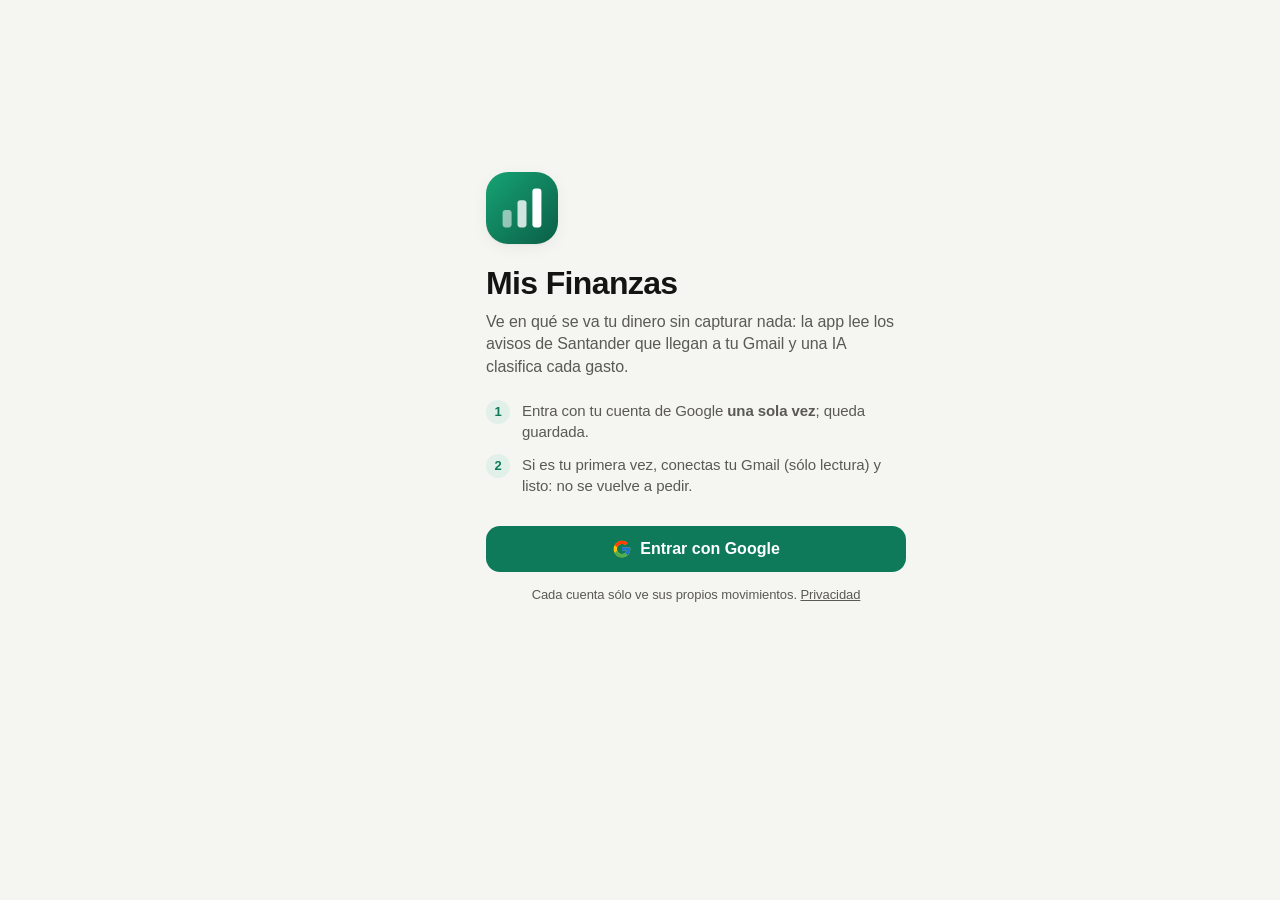
<file: docs/index.html>
<!doctype html>
<html lang="es">
<head>
<meta charset="utf-8">
<meta name="viewport" content="width=device-width, initial-scale=1, viewport-fit=cover">
<title>Mis Finanzas</title>
<meta name="description" content="Tus gastos de Santander, ordenados y claros. Uso personal.">
<meta name="robots" content="noindex, nofollow">
<meta name="referrer" content="no-referrer">
<meta http-equiv="Content-Security-Policy" content="default-src 'self'; script-src 'self'; style-src 'self' 'unsafe-inline'; img-src 'self' data:; connect-src 'self' https://otxgrrczeznexxobamtv.supabase.co; manifest-src 'self'; worker-src 'self'; base-uri 'none'; form-action 'none'">
<meta name="theme-color" content="#f6f6f3" media="(prefers-color-scheme: light)">
<meta name="theme-color" content="#0e0f10" media="(prefers-color-scheme: dark)">
<meta name="apple-mobile-web-app-capable" content="yes">
<meta name="mobile-web-app-capable" content="yes">
<meta name="apple-mobile-web-app-status-bar-style" content="default">
<meta name="apple-mobile-web-app-title" content="Finanzas">
<link rel="manifest" href="manifest.webmanifest">
<link rel="icon" href="icono.svg" type="image/svg+xml">
<link rel="apple-touch-icon" href="icono-180.png">
<link rel="stylesheet" href="app.css?v=9">
</head>
<body>
<svg width="0" height="0" style="position:absolute" aria-hidden="true">
  <defs>
    <symbol id="i-home" viewBox="0 0 24 24"><path d="M3 10.5 12 3l9 7.5"/><path d="M5 9v11h14V9"/><path d="M10 20v-6h4v6"/></symbol>
    <symbol id="i-lista" viewBox="0 0 24 24"><path d="M9 6h12M9 12h12M9 18h12"/><path d="M4 6h.01M4 12h.01M4 18h.01"/></symbol>
    <symbol id="i-grafica" viewBox="0 0 24 24"><path d="M3 3v18h18"/><path d="M8 17v-4M13 17V8M18 17v-7"/></symbol>
    <symbol id="i-ajustes" viewBox="0 0 24 24"><path d="M4 6h9M17 6h3M4 12h3M11 12h9M4 18h11M19 18h1"/><circle cx="15" cy="6" r="2"/><circle cx="9" cy="12" r="2"/><circle cx="17" cy="18" r="2"/></symbol>
    <symbol id="i-buscar" viewBox="0 0 24 24"><circle cx="11" cy="11" r="7"/><path d="m20 20-3.5-3.5"/></symbol>
    <symbol id="i-mas" viewBox="0 0 24 24"><path d="M12 5v14M5 12h14"/></symbol>
    <symbol id="i-x" viewBox="0 0 24 24"><path d="M18 6 6 18M6 6l12 12"/></symbol>
    <symbol id="i-izq" viewBox="0 0 24 24"><path d="m15 18-6-6 6-6"/></symbol>
    <symbol id="i-der" viewBox="0 0 24 24"><path d="m9 18 6-6-6-6"/></symbol>
    <symbol id="i-abajo" viewBox="0 0 24 24"><path d="m6 9 6 6 6-6"/></symbol>
    <symbol id="i-actualizar" viewBox="0 0 24 24"><path d="M21 12a9 9 0 0 1-15.4 6.4L3 16"/><path d="M3 21v-5h5"/><path d="M3 12a9 9 0 0 1 15.4-6.4L21 8"/><path d="M21 3v5h-5"/></symbol>
    <symbol id="i-candado" viewBox="0 0 24 24"><rect x="4" y="11" width="16" height="10" rx="2"/><path d="M8 11V7a4 4 0 0 1 8 0v4"/></symbol>
    <symbol id="i-qr" viewBox="0 0 24 24"><rect x="3" y="3" width="7" height="7" rx="1"/><rect x="14" y="3" width="7" height="7" rx="1"/><rect x="3" y="14" width="7" height="7" rx="1"/><path d="M14 14h3v3h-3zM21 14v.01M14 21h.01M17 21h4v-4"/></symbol>
    <symbol id="i-descargar" viewBox="0 0 24 24"><path d="M12 3v12"/><path d="m7 10 5 5 5-5"/><path d="M5 21h14"/></symbol>
    <symbol id="i-check" viewBox="0 0 24 24"><path d="M20 6 9 17l-5-5"/></symbol>
    <symbol id="i-tarjeta" viewBox="0 0 24 24"><rect x="2" y="5" width="20" height="14" rx="2"/><path d="M2 10h20M6 15h4"/></symbol>
    <symbol id="i-calendario" viewBox="0 0 24 24"><rect x="3" y="4" width="18" height="17" rx="2"/><path d="M16 2v4M8 2v4M3 10h18"/></symbol>
    <symbol id="i-chispa" viewBox="0 0 24 24"><path d="M12 3l1.9 5.1L19 10l-5.1 1.9L12 17l-1.9-5.1L5 10l5.1-1.9z"/><path d="M19 15v4M17 17h4"/></symbol>
    <symbol id="i-ojo-no" viewBox="0 0 24 24"><path d="M10.7 5.1A10 10 0 0 1 12 5c5 0 9 4.5 10 7a12.6 12.6 0 0 1-2.6 3.6M6.6 6.6C4.4 8 2.8 10.1 2 12c1 2.5 5 7 10 7a9.9 9.9 0 0 0 5.4-1.6"/><path d="M9.9 9.9a3 3 0 0 0 4.2 4.2"/><path d="m2 2 20 20"/></symbol>
    <symbol id="i-regla" viewBox="0 0 24 24"><path d="M12.6 2.6A2 2 0 0 0 11.2 2H4a2 2 0 0 0-2 2v7.2a2 2 0 0 0 .6 1.4l8.7 8.7a2.4 2.4 0 0 0 3.4 0l6.6-6.6a2.4 2.4 0 0 0 0-3.4z"/><circle cx="7.5" cy="7.5" r="1.5"/></symbol>
    <symbol id="i-sube" viewBox="0 0 24 24"><path d="m22 7-8.5 8.5-5-5L2 17"/><path d="M16 7h6v6"/></symbol>
    <symbol id="i-baja" viewBox="0 0 24 24"><path d="m22 17-8.5-8.5-5 5L2 7"/><path d="M16 17h6v-6"/></symbol>
    <symbol id="i-cartera" viewBox="0 0 24 24"><path d="M19 7V5a2 2 0 0 0-2-2H5a2 2 0 0 0 0 4h14a2 2 0 0 1 2 2v10a2 2 0 0 1-2 2H5a2 2 0 0 1-2-2V5"/><path d="M16.5 14h.01"/></symbol>
    <symbol id="i-alerta" viewBox="0 0 24 24"><path d="M10.3 3.9 1.8 18a2 2 0 0 0 1.7 3h17a2 2 0 0 0 1.7-3L13.7 3.9a2 2 0 0 0-3.4 0z"/><path d="M12 9v4M12 17h.01"/></symbol>
    <symbol id="i-papelera" viewBox="0 0 24 24"><path d="M3 6h18M8 6V4a2 2 0 0 1 2-2h4a2 2 0 0 1 2 2v2M19 6l-1 14a2 2 0 0 1-2 2H8a2 2 0 0 1-2-2L5 6"/></symbol>
    <!-- categorías -->
    <symbol id="c-super" viewBox="0 0 24 24"><circle cx="9" cy="20" r="1.5"/><circle cx="18" cy="20" r="1.5"/><path d="M2 3h3l2.7 12.4a2 2 0 0 0 2 1.6h8.6a2 2 0 0 0 2-1.6L22 7H6"/></symbol>
    <symbol id="c-comida" viewBox="0 0 24 24"><path d="M4 3v7a3 3 0 0 0 6 0V3M7 3v18"/><path d="M20 15V3a5 5 0 0 0-5 5v6a1 1 0 0 0 1 1h4v6"/></symbol>
    <symbol id="c-transporte" viewBox="0 0 24 24"><path d="M5 17H3v-4l2.2-5.3A2 2 0 0 1 7 6.5h10a2 2 0 0 1 1.8 1.2L21 13v4h-2"/><path d="M9 17h6M3 13h18"/><circle cx="7" cy="17" r="2"/><circle cx="17" cy="17" r="2"/></symbol>
    <symbol id="c-suscripciones" viewBox="0 0 24 24"><path d="m17 2 4 4-4 4"/><path d="M3 11v-1a4 4 0 0 1 4-4h14"/><path d="m7 22-4-4 4-4"/><path d="M21 13v1a4 4 0 0 1-4 4H3"/></symbol>
    <symbol id="c-entretenimiento" viewBox="0 0 24 24"><path d="M2 9a3 3 0 0 0 0 6v2a2 2 0 0 0 2 2h16a2 2 0 0 0 2-2v-2a3 3 0 0 0 0-6V7a2 2 0 0 0-2-2H4a2 2 0 0 0-2 2z"/><path d="M13 5v2M13 11v2M13 17v2"/></symbol>
    <symbol id="c-apuestas" viewBox="0 0 24 24"><rect x="3" y="3" width="18" height="18" rx="3"/><path d="M8 8h.01M16 8h.01M12 12h.01M8 16h.01M16 16h.01" stroke-width="3"/></symbol>
    <symbol id="c-salud" viewBox="0 0 24 24"><path d="M19 14c1.5-1.5 3-3.2 3-5.5A5.5 5.5 0 0 0 16.5 3c-1.8 0-3 .5-4.5 2-1.5-1.5-2.7-2-4.5-2A5.5 5.5 0 0 0 2 8.5c0 2.3 1.5 4 3 5.5l7 7z"/><path d="M3.5 12H9l1.5-3 2 6 1.5-3h6.5"/></symbol>
    <symbol id="c-servicios" viewBox="0 0 24 24"><path d="M13 2 3 14h9l-1 8 10-12h-9z"/></symbol>
    <symbol id="c-compras" viewBox="0 0 24 24"><path d="M6 2 3 6v14a2 2 0 0 0 2 2h14a2 2 0 0 0 2-2V6l-3-4z"/><path d="M3 6h18M16 10a4 4 0 0 1-8 0"/></symbol>
    <symbol id="c-viajes" viewBox="0 0 24 24"><path d="M17.8 19.2 16 11l3.5-3.5C21 6 21.5 4 21 3c-1-.5-3 0-4.5 1.5L13 8 4.8 6.2c-.5-.1-.9.1-1.1.5l-.3.5c-.2.5-.1 1 .3 1.3L9 12l-2 3H4l-1 1 3 2 2 3 1-1v-3l3-2 3.5 5.3c.3.4.8.5 1.3.3l.5-.2c.4-.3.6-.7.5-1.2z"/></symbol>
    <symbol id="c-transferencias" viewBox="0 0 24 24"><path d="M8 3 4 7l4 4M4 7h16M16 21l4-4-4-4M20 17H4"/></symbol>
    <symbol id="c-efectivo" viewBox="0 0 24 24"><rect x="2" y="6" width="20" height="12" rx="2"/><circle cx="12" cy="12" r="2.5"/><path d="M6 12h.01M18 12h.01"/></symbol>
    <symbol id="c-otros" viewBox="0 0 24 24"><circle cx="12" cy="12" r="9"/><path d="M8 12h.01M12 12h.01M16 12h.01" stroke-width="3"/></symbol>
    <symbol id="c-ingreso" viewBox="0 0 24 24"><path d="M12 19V5M5 12l7-7 7 7"/></symbol>
    <symbol id="c-propias" viewBox="0 0 24 24"><path d="M3 12a9 9 0 0 1 15-6.7L21 8M21 3v5h-5M21 12a9 9 0 0 1-15 6.7L3 16M3 21v-5h5"/></symbol>
  </defs>
</svg>

<div id="app" class="app" aria-live="polite"></div>
<nav id="barra" class="barra" hidden>
  <button data-ir="inicio" class="activo"><svg><use href="#i-home"/></svg><span>Inicio</span></button>
  <button data-ir="movimientos"><svg><use href="#i-lista"/></svg><span>Movimientos</span></button>
  <button data-ir="analisis"><svg><use href="#i-grafica"/></svg><span>Análisis</span></button>
  <button data-ir="ajustes"><svg><use href="#i-ajustes"/></svg><span>Ajustes</span></button>
</nav>
<button id="fab" class="fab" hidden aria-label="Agregar gasto en efectivo"><svg><use href="#i-mas"/></svg></button>
<div id="capa" class="capa" hidden></div>
<div id="hoja" class="hoja" role="dialog" aria-modal="true" hidden></div>
<div id="aviso" class="aviso" role="status" hidden></div>
<div id="tip" class="tip" hidden></div>

<script src="vendor/supabase.js?v=9"></script>
<script src="app.js?v=9"></script>
</body>
</html>
</file>
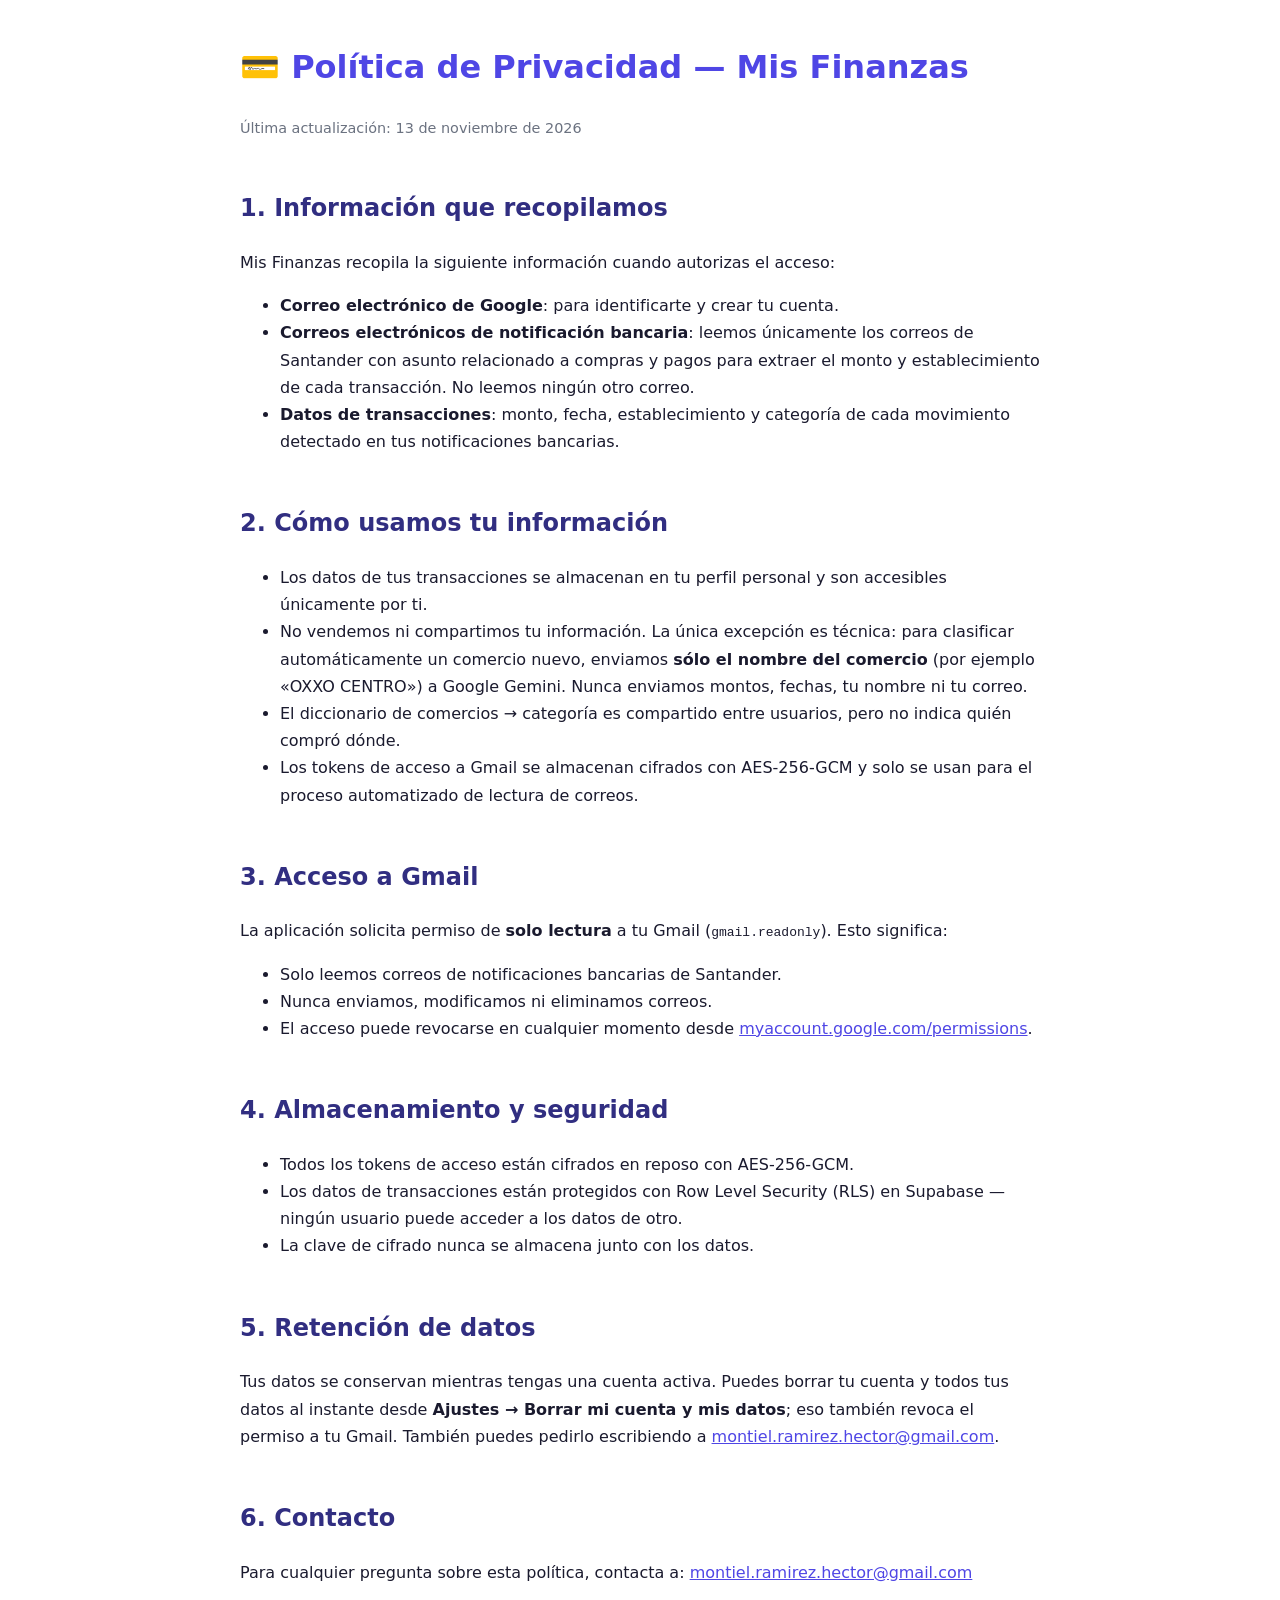
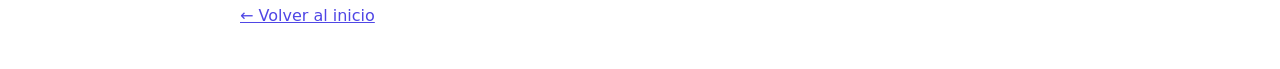
<file: docs/privacy.html>
<!DOCTYPE html>
<html lang="es">
<head>
<meta charset="UTF-8">
<meta name="viewport" content="width=device-width, initial-scale=1.0">
<title>Política de Privacidad — Mis Finanzas</title>
<style>
  body { font-family: system-ui, sans-serif; max-width: 800px; margin: 40px auto; padding: 0 20px; color: #1a1a2e; line-height: 1.7; }
  h1 { color: #4f46e5; }
  h2 { color: #312e81; margin-top: 2em; }
  a { color: #4f46e5; }
  .updated { color: #6b7280; font-size: 0.9em; }
</style>
</head>
<body>

<h1>💳 Política de Privacidad — Mis Finanzas</h1>
<p class="updated">Última actualización: 13 de noviembre de 2026</p>

<h2>1. Información que recopilamos</h2>
<p>Mis Finanzas recopila la siguiente información cuando autorizas el acceso:</p>
<ul>
  <li><strong>Correo electrónico de Google</strong>: para identificarte y crear tu cuenta.</li>
  <li><strong>Correos electrónicos de notificación bancaria</strong>: leemos únicamente los correos de Santander con asunto relacionado a compras y pagos para extraer el monto y establecimiento de cada transacción. No leemos ningún otro correo.</li>
  <li><strong>Datos de transacciones</strong>: monto, fecha, establecimiento y categoría de cada movimiento detectado en tus notificaciones bancarias.</li>
</ul>

<h2>2. Cómo usamos tu información</h2>
<ul>
  <li>Los datos de tus transacciones se almacenan en tu perfil personal y son accesibles únicamente por ti.</li>
  <li>No vendemos ni compartimos tu información. La única excepción es técnica: para clasificar automáticamente un comercio nuevo, enviamos <b>sólo el nombre del comercio</b> (por ejemplo «OXXO CENTRO») a Google Gemini. Nunca enviamos montos, fechas, tu nombre ni tu correo.</li>
  <li>El diccionario de comercios → categoría es compartido entre usuarios, pero no indica quién compró dónde.</li>
  <li>Los tokens de acceso a Gmail se almacenan cifrados con AES-256-GCM y solo se usan para el proceso automatizado de lectura de correos.</li>
</ul>

<h2>3. Acceso a Gmail</h2>
<p>La aplicación solicita permiso de <strong>solo lectura</strong> a tu Gmail (<code>gmail.readonly</code>). Esto significa:</p>
<ul>
  <li>Solo leemos correos de notificaciones bancarias de Santander.</li>
  <li>Nunca enviamos, modificamos ni eliminamos correos.</li>
  <li>El acceso puede revocarse en cualquier momento desde <a href="https://myaccount.google.com/permissions" target="_blank">myaccount.google.com/permissions</a>.</li>
</ul>

<h2>4. Almacenamiento y seguridad</h2>
<ul>
  <li>Todos los tokens de acceso están cifrados en reposo con AES-256-GCM.</li>
  <li>Los datos de transacciones están protegidos con Row Level Security (RLS) en Supabase — ningún usuario puede acceder a los datos de otro.</li>
  <li>La clave de cifrado nunca se almacena junto con los datos.</li>
</ul>

<h2>5. Retención de datos</h2>
<p>Tus datos se conservan mientras tengas una cuenta activa. Puedes borrar tu cuenta y todos tus datos al instante desde <b>Ajustes → Borrar mi cuenta y mis datos</b>; eso también revoca el permiso a tu Gmail. También puedes pedirlo escribiendo a <a href="mailto:montiel.ramirez.hector@gmail.com">montiel.ramirez.hector@gmail.com</a>.</p>

<h2>6. Contacto</h2>
<p>Para cualquier pregunta sobre esta política, contacta a: <a href="mailto:montiel.ramirez.hector@gmail.com">montiel.ramirez.hector@gmail.com</a></p>

<p><a href="index.html">← Volver al inicio</a></p>

</body>
</html>
</file>
<file: docs/app.css>
/* Mis Finanzas — estilos. Tokens en :root; modo oscuro con sus propios pasos. */
:root {
  color-scheme: light;
  --fondo: #f5f5f2;
  --sup: #ffffff;
  --sup-2: #efeeea;
  --sup-3: #e6e5e0;
  --linea: rgba(20, 20, 18, .08);
  --texto: #141413;
  --texto-2: #5a5955;
  --texto-3: #8b8a85;
  --acento: #0e7a5a;
  --acento-suave: #e1f1ea;
  --acento-texto: #ffffff;
  --bien: #15803d;
  --aviso: #b45309;
  --mal: #c2410c;
  --critico: #b91c1c;
  --bien-suave: #e3f3e8;
  --aviso-suave: #fbefdc;
  --mal-suave: #fbe4e1;
  --pista: #e8e7e2;
  --sombra: 0 1px 2px rgba(20, 20, 18, .04), 0 4px 16px rgba(20, 20, 18, .05);
  --sombra-alta: 0 10px 40px rgba(0, 0, 0, .18);
  --radio: 18px;
  --radio-ch: 12px;
  --barra-alto: 64px;
  --seguro-abajo: env(safe-area-inset-bottom, 0px);
  --seguro-arriba: env(safe-area-inset-top, 0px);
  --fuente: -apple-system, BlinkMacSystemFont, "SF Pro Text", "Segoe UI", Roboto, "Helvetica Neue", Arial, sans-serif;
  --fuente-titulo: -apple-system, BlinkMacSystemFont, "SF Pro Display", "Segoe UI", Roboto, sans-serif;
}
@media (prefers-color-scheme: dark) {
  :root:not([data-theme="light"]) {
    color-scheme: dark;
    --fondo: #0d0e0f; --sup: #17181a; --sup-2: #202124; --sup-3: #2a2b2f;
    --linea: rgba(255, 255, 255, .08);
    --texto: #f3f2ef; --texto-2: #b5b4ae; --texto-3: #7e7d78;
    --acento: #35c493; --acento-suave: #133328; --acento-texto: #06261b;
    --bien: #4ade80; --aviso: #f5a524; --mal: #fb7c5a; --critico: #f87171;
    --bien-suave: #12301e; --aviso-suave: #3a2a0d; --mal-suave: #3b1913;
    --pista: #2a2b2f;
    --sombra: 0 1px 0 rgba(255, 255, 255, .03) inset, 0 0 0 1px rgba(255, 255, 255, .04);
    --sombra-alta: 0 10px 40px rgba(0, 0, 0, .6);
  }
}
:root[data-theme="dark"] {
  color-scheme: dark;
  --fondo: #0d0e0f; --sup: #17181a; --sup-2: #202124; --sup-3: #2a2b2f;
  --linea: rgba(255, 255, 255, .08);
  --texto: #f3f2ef; --texto-2: #b5b4ae; --texto-3: #7e7d78;
  --acento: #35c493; --acento-suave: #133328; --acento-texto: #06261b;
  --bien: #4ade80; --aviso: #f5a524; --mal: #fb7c5a; --critico: #f87171;
  --bien-suave: #12301e; --aviso-suave: #3a2a0d; --mal-suave: #3b1913;
  --pista: #2a2b2f;
  --sombra: 0 1px 0 rgba(255, 255, 255, .03) inset, 0 0 0 1px rgba(255, 255, 255, .04);
  --sombra-alta: 0 10px 40px rgba(0, 0, 0, .6);
}

* { box-sizing: border-box; -webkit-tap-highlight-color: transparent; }
html { -webkit-text-size-adjust: 100%; text-size-adjust: 100%; }
body {
  margin: 0; overflow-x: hidden; background: var(--fondo); color: var(--texto);
  font: 16px/1.4 var(--fuente); letter-spacing: -.005em;
  -webkit-font-smoothing: antialiased; overscroll-behavior-y: none;
}
button, input, select, textarea { font: inherit; color: inherit; }
button { cursor: pointer; border: 0; background: none; padding: 0; }
svg { width: 20px; height: 20px; fill: none; stroke: currentColor; stroke-width: 2; stroke-linecap: round; stroke-linejoin: round; flex: none; }
.num, .monto { font-variant-numeric: tabular-nums; }
[hidden] { display: none !important; }
:focus-visible { outline: 2px solid var(--acento); outline-offset: 2px; border-radius: 6px; }

/* ── Estructura ─────────────────────────────────────────────────────────── */
.app {
  max-width: 640px; margin: 0 auto;
  padding: calc(var(--seguro-arriba) + 12px) 16px calc(var(--barra-alto) + var(--seguro-abajo) + 96px);
  min-height: 100vh;
}
.app.sin-barra { padding-bottom: 40px; }
.encabezado { display: flex; align-items: flex-end; justify-content: space-between; gap: 12px; margin: 8px 2px 18px; }
.encabezado h1 { font: 700 30px/1.1 var(--fuente-titulo); letter-spacing: -.02em; margin: 0; }
.encabezado .sub { color: var(--texto-3); font-size: 14px; margin-top: 4px; }
.seccion { margin: 26px 2px 10px; display: flex; align-items: baseline; justify-content: space-between; gap: 8px; }
.seccion h2 { font: 650 18px/1.2 var(--fuente-titulo); margin: 0; letter-spacing: -.01em; }
.seccion .enlace { color: var(--acento); font-size: 15px; font-weight: 550; }
.tarjeta { background: var(--sup); border-radius: var(--radio); box-shadow: var(--sombra); padding: 16px; }
.tarjeta + .tarjeta { margin-top: 12px; }
.tarjeta.plana { padding: 4px 0; }
.texto-2 { color: var(--texto-2); }
.texto-3 { color: var(--texto-3); }
.peq { font-size: 13px; }
.centro { text-align: center; }

/* ── Botones ────────────────────────────────────────────────────────────── */
.btn {
  display: inline-flex; align-items: center; justify-content: center; gap: 8px;
  min-height: 46px; padding: 0 18px; border-radius: 14px; font-weight: 600; font-size: 16px;
  background: var(--sup-2); color: var(--texto); transition: transform .12s ease, opacity .12s;
}
.btn:active { transform: scale(.97); }
.btn.primario { background: var(--acento); color: var(--acento-texto); }
.btn.ancho { width: 100%; }
.btn.chico { min-height: 36px; padding: 0 12px; font-size: 14px; border-radius: 11px; }
.btn.peligro { color: var(--critico); }
.btn[disabled] { opacity: .45; pointer-events: none; }
.icono-btn {
  width: 40px; height: 40px; border-radius: 12px; display: inline-grid; place-items: center;
  background: var(--sup); box-shadow: var(--sombra); color: var(--texto-2);
}
.icono-btn:active { transform: scale(.94); }
.icono-btn.girando svg { animation: girar 1s linear infinite; }
@keyframes girar { to { transform: rotate(360deg); } }

/* ── Héroe de inicio ───────────────────────────────────────────────────── */
.heroe { padding: 20px 18px 18px; }
.heroe .etiqueta { color: var(--texto-2); font-size: 14px; font-weight: 550; display: flex; align-items: center; gap: 6px; }
.heroe .cifra { font: 700 44px/1.05 var(--fuente-titulo); letter-spacing: -.03em; margin: 8px 0 2px; }
.heroe .cifra.neg { color: var(--critico); }
.heroe .cifra small { font-size: 20px; font-weight: 600; color: var(--texto-3); letter-spacing: 0; }
.heroe .detalle { color: var(--texto-2); font-size: 15px; }
.heroe .detalle b { color: var(--texto); font-weight: 650; }
.medidor { position: relative; height: 10px; border-radius: 99px; background: var(--pista); margin: 16px 0 8px; overflow: hidden; }
.medidor > i { position: absolute; inset: 0 auto 0 0; border-radius: 99px; background: var(--bien); transition: width .6s cubic-bezier(.2, .8, .2, 1); }
.medidor > i.aviso { background: var(--aviso); }
.medidor > i.mal { background: var(--critico); }
.medidor > em { position: absolute; top: -3px; bottom: -3px; width: 2px; background: var(--texto); opacity: .55; border-radius: 2px; }
.medidor-pie { display: flex; justify-content: space-between; color: var(--texto-3); font-size: 13px; }
.pildora {
  display: inline-flex; align-items: center; gap: 6px; padding: 5px 10px; border-radius: 99px;
  font-size: 13px; font-weight: 600; background: var(--sup-2); color: var(--texto-2);
}
.pildora svg { width: 15px; height: 15px; }
.pildora.bien { background: var(--bien-suave); color: var(--bien); }
.pildora.aviso { background: var(--aviso-suave); color: var(--aviso); }
.pildora.mal { background: var(--mal-suave); color: var(--critico); }

/* ── Mosaicos de cifras ─────────────────────────────────────────────────── */
.mosaicos { display: grid; grid-template-columns: 1fr 1fr; gap: 12px; margin-top: 12px; }
.mosaico { background: var(--sup); border-radius: var(--radio); box-shadow: var(--sombra); padding: 14px 14px 12px; min-width: 0; }
.mosaico .et { color: var(--texto-2); font-size: 13px; font-weight: 550; }
.mosaico .va { font: 680 22px/1.15 var(--fuente-titulo); letter-spacing: -.02em; margin: 6px 0 4px; white-space: nowrap; overflow: hidden; text-overflow: ellipsis; }
.mosaico .de { font-size: 13px; color: var(--texto-3); display: flex; align-items: center; gap: 4px; }
.mosaico .de svg { width: 14px; height: 14px; }
.sube { color: var(--critico) !important; }
.baja { color: var(--bien) !important; }

/* ── Aviso para clasificar ──────────────────────────────────────────────── */
.llamado {
  display: flex; align-items: center; gap: 14px; width: 100%; text-align: left;
  background: var(--acento-suave); color: var(--texto); border-radius: var(--radio); padding: 14px 16px; margin-top: 12px;
}
.llamado .ic { width: 40px; height: 40px; border-radius: 12px; background: var(--acento); color: var(--acento-texto); display: grid; place-items: center; }
.llamado b { display: block; font-weight: 650; }
.llamado span { color: var(--texto-2); font-size: 14px; }
.llamado > svg:last-child { margin-left: auto; color: var(--texto-3); }

/* ── Filas (movimientos, categorías) ────────────────────────────────────── */
.fila {
  display: flex; align-items: center; gap: 12px; width: 100%; text-align: left;
  padding: 11px 16px; min-height: 60px; position: relative;
}
.fila + .fila::before { content: ""; position: absolute; top: 0; left: 68px; right: 0; border-top: 1px solid var(--linea); }
.fila:active { background: var(--sup-2); }
.fila .cuerpo { flex: 1; min-width: 0; display: block; }
.fila .t1 { display: block; font-weight: 560; white-space: nowrap; overflow: hidden; text-overflow: ellipsis; }
.fila .t2 { display: block; color: var(--texto-3); font-size: 13px; margin-top: 2px; white-space: nowrap; overflow: hidden; text-overflow: ellipsis; }
.fila .monto { font-weight: 620; white-space: nowrap; text-align: right; }
.fila .monto.entra { color: var(--bien); }
.fila .monto.fuera { color: var(--texto-3); text-decoration: line-through; font-weight: 500; }
.fila .monto small { display: block; font-size: 12px; color: var(--texto-3); font-weight: 500; text-decoration: none; }
.cat-ic {
  width: 40px; height: 40px; border-radius: 12px; display: grid; place-items: center; flex: none;
  background: color-mix(in srgb, var(--c) 16%, var(--sup)); color: var(--c);
}
.cat-ic svg { width: 20px; height: 20px; }
.cat-ic.chico { width: 30px; height: 30px; border-radius: 9px; }
.cat-ic.chico svg { width: 16px; height: 16px; }
.dia { display: flex; justify-content: space-between; color: var(--texto-3); font-size: 13px; font-weight: 600; padding: 18px 6px 8px; }
.dia span:last-child { font-variant-numeric: tabular-nums; }

/* Barras por categoría */
.cat-fila { display: flex; align-items: center; gap: 12px; width: 100%; text-align: left; padding: 10px 16px; }
.cat-fila:active { background: var(--sup-2); }
.cat-fila .cuerpo { flex: 1; min-width: 0; display: block; }
.cat-fila .arriba { display: flex; justify-content: space-between; gap: 8px; font-size: 15px; }
.cat-fila .arriba b { font-weight: 560; }
.cat-fila .arriba .monto { font-weight: 620; }
.cat-fila .barrita { display: block; height: 6px; border-radius: 99px; background: var(--pista); margin-top: 7px; position: relative; overflow: hidden; }
.cat-fila .barrita i { position: absolute; inset: 0 auto 0 0; border-radius: 99px; background: var(--c); }
.cat-fila .barrita i.sobre { background: var(--critico); }
.cat-fila .abajo { display: flex; justify-content: space-between; font-size: 12px; color: var(--texto-3); margin-top: 5px; }

/* ── Controles ──────────────────────────────────────────────────────────── */
.seg { display: flex; background: var(--sup-2); border-radius: 12px; padding: 3px; gap: 2px; }
.seg button { flex: 1; min-height: 34px; border-radius: 9px; font-size: 14px; font-weight: 560; color: var(--texto-2); padding: 0 8px; white-space: nowrap; }
.seg button.on { background: var(--sup); color: var(--texto); box-shadow: 0 1px 3px rgba(0, 0, 0, .1); }
.chips { display: flex; gap: 8px; overflow-x: auto; padding: 2px 2px 4px; margin: 0 -16px; padding-left: 18px; padding-right: 18px; scrollbar-width: none; }
.chips::-webkit-scrollbar { display: none; }
.chip {
  display: inline-flex; align-items: center; gap: 6px; flex: none; min-height: 34px; padding: 0 12px;
  border-radius: 99px; background: var(--sup); box-shadow: var(--sombra); font-size: 14px; font-weight: 550; color: var(--texto-2);
}
.chip svg { width: 15px; height: 15px; }
.chip.on { background: var(--texto); color: var(--fondo); box-shadow: none; }
.chip .pt { width: 8px; height: 8px; border-radius: 50%; background: var(--c); }
.buscador { display: flex; align-items: center; gap: 8px; background: var(--sup); box-shadow: var(--sombra); border-radius: 14px; padding: 0 12px; height: 46px; }
.buscador svg { color: var(--texto-3); }
.buscador input { flex: 1; border: 0; outline: 0; background: none; font-size: 16px; min-width: 0; -webkit-appearance: none; appearance: none; }
.buscador input::-webkit-search-cancel-button { display: none; }
.buscador button { color: var(--texto-3); display: grid; place-items: center; }
.navmes { display: flex; align-items: center; justify-content: space-between; gap: 8px; margin: 14px 0 4px; }
.navmes b { font: 650 17px/1 var(--fuente-titulo); }
.navmes .icono-btn { width: 36px; height: 36px; }
.campo { display: block; margin: 0 0 14px; }
.campo > span { display: block; font-size: 13px; color: var(--texto-2); font-weight: 600; margin: 0 2px 6px; }
.campo input, .campo select, .campo textarea {
  width: 100%; height: 48px; border-radius: 13px; border: 1px solid var(--linea); background: var(--sup-2);
  padding: 0 14px; font-size: 16px; outline: 0;
}
.campo textarea { height: 80px; padding: 12px 14px; resize: none; }
.campo input:focus, .campo select:focus, .campo textarea:focus { border-color: var(--acento); background: var(--sup); }
.campo .ayuda { font-size: 13px; color: var(--texto-3); margin: 6px 2px 0; }
.dos { display: grid; grid-template-columns: 1fr 1fr; gap: 10px; }
.interruptor { display: flex; align-items: center; justify-content: space-between; gap: 12px; padding: 12px 0; width: 100%; text-align: left; }
.interruptor b { font-weight: 560; display: block; }
.interruptor small { color: var(--texto-3); font-size: 13px; }
.sw { width: 51px; height: 31px; border-radius: 99px; background: var(--sup-3); position: relative; flex: none; transition: background .2s; }
.sw::after { content: ""; position: absolute; top: 2px; left: 2px; width: 27px; height: 27px; border-radius: 50%; background: #fff; box-shadow: 0 2px 4px rgba(0, 0, 0, .2); transition: transform .2s; }
.sw.on { background: var(--acento); }
.sw.on::after { transform: translateX(20px); }

/* Rejilla de categorías (selector) */
.cats { display: grid; grid-template-columns: repeat(4, 1fr); gap: 8px; }
.cats button { display: flex; flex-direction: column; align-items: center; gap: 6px; padding: 10px 2px; border-radius: 14px; font-size: 12px; font-weight: 550; color: var(--texto-2); line-height: 1.15; text-align: center; }
.cats button.on { background: color-mix(in srgb, var(--c) 14%, var(--sup)); color: var(--texto); box-shadow: inset 0 0 0 2px var(--c); }
.cats button:active { transform: scale(.95); }

/* ── Ajustes ────────────────────────────────────────────────────────────── */
.lista-aj .item { display: flex; align-items: center; gap: 12px; width: 100%; text-align: left; padding: 13px 16px; min-height: 54px; position: relative; }
.lista-aj .item + .item::before { content: ""; position: absolute; top: 0; left: 16px; right: 0; border-top: 1px solid var(--linea); }
.lista-aj .item > svg:first-child { color: var(--texto-2); }
.lista-aj .item .cuerpo { flex: 1; min-width: 0; }
.lista-aj .item .valor { color: var(--texto-3); font-size: 15px; white-space: nowrap; }
.lista-aj .item > svg:last-child { color: var(--texto-3); width: 18px; height: 18px; }

/* ── Gráficas ───────────────────────────────────────────────────────────── */
.grafica { position: relative; margin-top: 8px; }
.grafica svg.lienzo { width: 100%; height: auto; display: block; overflow: visible; stroke: none; }
.grafica .eje { fill: var(--texto-3); font-size: 10px; font-family: var(--fuente); }
.grafica .rej { stroke: var(--linea); stroke-width: 1; }
.grafica .col { fill: var(--acento); opacity: .38; transition: opacity .15s; }
.grafica .col.actual { opacity: 1; }
.grafica .col.sel { opacity: 1; }
.grafica .prom { stroke: var(--texto); stroke-width: 1.5; opacity: .55; }
.grafica .valor-col { fill: var(--texto); font-size: 10.5px; font-weight: 600; font-family: var(--fuente); }
.grafica .zona { fill: transparent; cursor: pointer; }
.leyenda { display: flex; gap: 14px; flex-wrap: wrap; font-size: 13px; color: var(--texto-2); margin-top: 10px; }
.leyenda span { display: inline-flex; align-items: center; gap: 6px; }
.leyenda i { width: 10px; height: 10px; border-radius: 3px; background: var(--c); }
.leyenda i.linea { height: 2px; border-radius: 1px; }
.tip {
  position: fixed; z-index: 60; pointer-events: none; background: var(--texto); color: var(--fondo);
  padding: 7px 10px; border-radius: 10px; font-size: 13px; line-height: 1.3; box-shadow: var(--sombra-alta); white-space: nowrap;
  transform: translate(-50%, calc(-100% - 10px));
}
.tip b { font-weight: 650; }

/* ── Hoja inferior ──────────────────────────────────────────────────────── */
.capa { position: fixed; inset: 0; background: rgba(0, 0, 0, .35); z-index: 40; animation: aparece .2s ease; }
.hoja {
  position: fixed; left: 0; right: 0; bottom: 0; z-index: 50; margin: 0 auto; max-width: 640px;
  background: var(--sup); border-radius: 22px 22px 0 0; box-shadow: var(--sombra-alta);
  max-height: 92vh; overflow-y: auto; overscroll-behavior: contain;
  padding: 8px 18px calc(var(--seguro-abajo) + 22px); animation: sube .28s cubic-bezier(.2, .9, .3, 1);
}
.hoja .asa { width: 38px; height: 5px; border-radius: 3px; background: var(--sup-3); margin: 0 auto 10px; }
.hoja .cab { display: flex; align-items: center; justify-content: space-between; margin-bottom: 12px; gap: 10px; }
.hoja .cab h3 { margin: 0; font: 650 19px/1.2 var(--fuente-titulo); }
.hoja .cab .icono-btn { box-shadow: none; background: var(--sup-2); width: 34px; height: 34px; border-radius: 50%; }
.hoja .grande { text-align: center; padding: 6px 0 18px; }
.hoja .grande .cat-ic { width: 56px; height: 56px; border-radius: 17px; margin: 0 auto 10px; }
.hoja .grande .cat-ic svg { width: 26px; height: 26px; }
.hoja .grande .m { font: 700 38px/1.05 var(--fuente-titulo); letter-spacing: -.03em; }
.hoja .grande .n { font-weight: 600; font-size: 17px; margin-top: 6px; }
.hoja .grande .d { color: var(--texto-3); font-size: 14px; margin-top: 3px; }
.hoja h4 { font-size: 13px; color: var(--texto-2); margin: 18px 2px 10px; font-weight: 650; text-transform: uppercase; letter-spacing: .04em; }
@keyframes sube { from { transform: translateY(100%); } }
@keyframes aparece { from { opacity: 0; } }

/* ── Barra de pestañas y botón flotante ─────────────────────────────────── */
.barra {
  position: fixed; left: 0; right: 0; bottom: 0; z-index: 30; display: flex; justify-content: space-around;
  padding: 6px 8px calc(var(--seguro-abajo) + 6px); height: calc(var(--barra-alto) + var(--seguro-abajo));
  background: color-mix(in srgb, var(--sup) 82%, transparent); backdrop-filter: saturate(1.8) blur(20px); -webkit-backdrop-filter: saturate(1.8) blur(20px);
  border-top: 1px solid var(--linea);
}
.barra button { flex: 1; max-width: 120px; display: flex; flex-direction: column; align-items: center; justify-content: center; gap: 3px; color: var(--texto-3); font-size: 11px; font-weight: 600; border-radius: 12px; }
.barra button svg { width: 24px; height: 24px; stroke-width: 1.9; }
.barra button.activo { color: var(--acento); }
.fab {
  position: fixed; right: max(18px, calc(50vw - 302px)); bottom: calc(var(--barra-alto) + var(--seguro-abajo) + 16px); z-index: 31;
  width: 56px; height: 56px; border-radius: 18px; background: var(--acento); color: var(--acento-texto);
  display: grid; place-items: center; box-shadow: 0 8px 24px color-mix(in srgb, var(--acento) 40%, transparent);
}
.fab svg { width: 26px; height: 26px; stroke-width: 2.3; }
.fab:active { transform: scale(.94); }

/* ── Aviso (toast) ──────────────────────────────────────────────────────── */
#aviso {
  position: fixed; left: 50%; transform: translateX(-50%); bottom: calc(var(--barra-alto) + var(--seguro-abajo) + 86px); z-index: 70;
  background: var(--texto); color: var(--fondo); padding: 12px 16px; border-radius: 14px; font-size: 15px; font-weight: 550;
  box-shadow: var(--sombra-alta); max-width: calc(100vw - 32px); display: flex; align-items: center; gap: 12px; animation: aparece .2s;
}
#aviso button { color: var(--acento); font-weight: 700; filter: brightness(1.3); }

/* ── Bloqueo / bienvenida ───────────────────────────────────────────────── */
.bloqueo { min-height: 86vh; display: flex; flex-direction: column; justify-content: center; max-width: 420px; margin: 0 auto; }
.bloqueo .logo { width: 72px; height: 72px; border-radius: 22px; margin-bottom: 22px; box-shadow: var(--sombra); }
.bloqueo h1 { font: 700 32px/1.1 var(--fuente-titulo); letter-spacing: -.02em; margin: 0 0 10px; }
.bloqueo p { color: var(--texto-2); margin: 0 0 22px; }
.pasos { counter-reset: p; padding: 0; margin: 0 0 18px; list-style: none; }
.pasos li { counter-increment: p; display: flex; gap: 12px; margin-bottom: 12px; color: var(--texto-2); font-size: 15px; }
.pasos li::before { content: counter(p); flex: none; width: 24px; height: 24px; border-radius: 50%; background: var(--acento-suave); color: var(--acento); font-weight: 700; font-size: 13px; display: grid; place-items: center; }
.qr { background: #fff; padding: 14px; border-radius: 16px; width: 232px; margin: 4px auto 12px; }
.qr svg { width: 100%; height: auto; display: block; stroke: none; }

/* Clasificar */
.clasif .comercio { text-align: center; padding: 14px 0 6px; }
.clasif .comercio .n { font: 700 24px/1.15 var(--fuente-titulo); letter-spacing: -.02em; }
.clasif .comercio .d { color: var(--texto-3); margin-top: 6px; font-size: 14px; }
.clasif .crudo { font-size: 12px; color: var(--texto-3); margin-top: 6px; font-family: ui-monospace, Menlo, Consolas, monospace; word-break: break-all; }
.progreso { height: 4px; border-radius: 99px; background: var(--pista); overflow: hidden; margin: 2px 0 6px; }
.progreso i { display: block; height: 100%; background: var(--acento); transition: width .3s; }

/* Vacíos y esqueletos */
.vacio { text-align: center; padding: 40px 20px; color: var(--texto-3); }
.vacio svg { width: 40px; height: 40px; stroke-width: 1.5; margin-bottom: 10px; }
.vacio b { display: block; color: var(--texto-2); font-size: 17px; margin-bottom: 4px; }
.esq { border-radius: var(--radio); background: linear-gradient(90deg, var(--sup) 0%, var(--sup-2) 50%, var(--sup) 100%); background-size: 200% 100%; animation: brilla 1.4s infinite; }
@keyframes brilla { to { background-position: -200% 0; } }

/* Tabla accesible de las gráficas */
details.tabla { margin-top: 10px; font-size: 13px; color: var(--texto-2); }
details.tabla summary { cursor: pointer; color: var(--texto-3); }
details.tabla table { width: 100%; border-collapse: collapse; margin-top: 8px; }
details.tabla td, details.tabla th { padding: 5px 4px; border-bottom: 1px solid var(--linea); text-align: left; font-weight: 500; }
details.tabla td:last-child, details.tabla th:last-child { text-align: right; font-variant-numeric: tabular-nums; }

/* ── Escritorio: barra a la izquierda y dos columnas ────────────────────── */
@media (min-width: 980px) {
  .app { max-width: 1040px; padding-left: 128px; padding-bottom: 60px; }
  .barra {
    top: 0; right: auto; width: 96px; height: 100vh; flex-direction: column; justify-content: flex-start; gap: 6px;
    padding: 28px 8px; border-top: 0; border-right: 1px solid var(--linea);
  }
  .barra button { flex: none; height: 64px; max-width: none; }
  .fab { right: 32px; bottom: 32px; }
  #aviso { bottom: 32px; }
  .rejilla { display: grid; grid-template-columns: 1fr 1fr; gap: 16px; align-items: start; }
  .rejilla > * { min-width: 0; }
  .rejilla .seccion:first-child { margin-top: 0; }
  .mosaicos.cuatro { grid-template-columns: repeat(4, 1fr); }
  .hoja { bottom: auto; top: 50%; transform: translateY(-50%); border-radius: 22px; max-width: 520px; animation: aparece .2s; }
}
@media (max-width: 360px) {
  .heroe .cifra { font-size: 38px; }
  .cats { grid-template-columns: repeat(3, 1fr); }
}
@media (prefers-reduced-motion: reduce) { * { animation: none !important; transition: none !important; } }
.gira { animation: girar 1s linear infinite; }
.btn svg { width: 20px; height: 20px; }

/* ── Análisis a fondo ───────────────────────────────────────────────────── */
.pestanas { margin-bottom: 2px; }
.pestanas button { font-weight: 600; }
.calendario { display: grid; grid-template-columns: repeat(7, 1fr); gap: 4px; }
.calendario .cab { text-align: center; font-size: 11px; color: var(--texto-3); font-weight: 600; padding-bottom: 2px; }
.dia-cal { aspect-ratio: 1 / 1.05; border-radius: 9px; display: flex; flex-direction: column; justify-content: space-between; align-items: flex-start; padding: 4px 5px; min-width: 0; }
.dia-cal b { font-size: 11px; font-weight: 600; color: var(--texto-2); }
.dia-cal small { font-size: 10px; font-weight: 650; font-variant-numeric: tabular-nums; align-self: flex-end; color: var(--texto); }
.dia-cal.hoy { box-shadow: inset 0 0 0 2px var(--texto); }
.dia-cal.cf { background: transparent; box-shadow: inset 0 0 0 1px var(--linea); }
.dia-cal.cf b { color: var(--texto-3); }
.c0 { background: var(--pista); }
.c1 { background: color-mix(in srgb, var(--acento) 16%, var(--sup)); }
.c2 { background: color-mix(in srgb, var(--acento) 32%, var(--sup)); }
.c3 { background: color-mix(in srgb, var(--acento) 52%, var(--sup)); }
.c4 { background: color-mix(in srgb, var(--acento) 74%, var(--sup)); }
.c5 { background: var(--acento); }
.c4 b, .c5 b, .c4 small, .c5 small, .celda.c4, .celda.c5 { color: var(--acento-texto); }
.leyenda-calor { display: flex; align-items: center; gap: 4px; justify-content: flex-end; font-size: 11px; color: var(--texto-3); margin-top: 10px; }
.leyenda-calor i { width: 14px; height: 14px; border-radius: 4px; display: inline-block; }
.mapa-franjas { display: grid; grid-template-columns: 34px repeat(5, 1fr); gap: 4px; }
.mapa-franjas .cab { font-size: 10px; color: var(--texto-3); text-align: center; font-weight: 600; align-self: end; }
.mapa-franjas .cab.izq { text-align: left; align-self: center; font-size: 12px; }
.mapa-franjas .celda { height: 30px; border-radius: 7px; font-size: 10px; font-weight: 650; display: grid; place-items: center; color: var(--texto); font-variant-numeric: tabular-nums; }
.grafica .linea { fill: none; stroke-width: 2; stroke-linecap: round; stroke-linejoin: round; }
.grafica .l-act { stroke: var(--acento); fill: var(--acento); }
.grafica polyline.l-act { fill: none; }
.grafica .l-prev { stroke: var(--texto-3); }
.grafica .l-pres { stroke: var(--aviso); stroke-width: 1.5; }
.grafica .punto { stroke: var(--sup); stroke-width: 2; }
.leyenda i.linea { width: 14px; height: 2px; border-radius: 1px; }
.leyenda i.l-act { background: var(--acento); }
.leyenda i.l-prev { background: var(--texto-3); }
.leyenda i.l-pres { background: var(--aviso); }
.partes { display: flex; gap: 2px; height: 12px; border-radius: 99px; overflow: hidden; margin-top: 16px; }
.partes i, .leyenda i.p-nec, .leyenda i.p-gus, .leyenda i.p-otr { display: block; }
.p-nec { background: #2a78d6; }
.p-gus { background: #eb6834; }
.p-otr { background: var(--sup-3); }
.leyenda i.p-nec, .leyenda i.p-gus, .leyenda i.p-otr { width: 10px; height: 10px; border-radius: 3px; }
.tarjeta.accion, .tarjeta.dato { display: flex; gap: 12px; align-items: flex-start; }
.tarjeta.dato { margin-top: 12px; }
.tarjeta.accion + .tarjeta.accion { margin-top: 10px; }
.tarjeta.accion > div, .tarjeta.dato > div { flex: 1; min-width: 0; }
.tarjeta.accion .arriba { display: flex; justify-content: space-between; gap: 10px; margin-bottom: 4px; }
.tarjeta.accion .monto { white-space: nowrap; font-weight: 700; }
.tarjeta.accion .monto small { font-size: 12px; font-weight: 500; }
.barras-signo { margin-top: 10px; display: grid; gap: 8px; }
.fila-signo { display: grid; grid-template-columns: 40px 1fr 86px; align-items: center; gap: 8px; font-size: 13px; color: var(--texto-2); }
.fila-signo b { text-align: right; font-weight: 650; }
.pista-signo { position: relative; height: 10px; background: var(--pista); border-radius: 99px; }
.pista-signo::after { content: ""; position: absolute; left: 50%; top: -3px; bottom: -3px; width: 1px; background: var(--texto-3); }
.pista-signo i { position: absolute; top: 0; bottom: 0; border-radius: 99px; }
.pista-signo i.pos { left: 50%; background: var(--bien); }
.pista-signo i.neg { right: 50%; background: var(--critico); }
.origen { display: inline-flex; align-items: center; gap: 6px; font-size: 13px; color: var(--texto-2); background: var(--sup-2); border-radius: 99px; padding: 5px 10px; margin-top: 10px; }
.origen svg { width: 14px; height: 14px; }

/* ── Comparar, tendencias, alertas, ficha, tarjetas ─────────────────────── */
.chips.pestanas { margin: 0 -16px 2px; }
.chip .globo { background: var(--critico); color: #fff; border-radius: 99px; font-size: 11px; min-width: 18px; height: 18px; display: inline-grid; place-items: center; padding: 0 5px; }
.chip.on .globo { background: var(--fondo); color: var(--texto); }
.dos-cifras { display: grid; grid-template-columns: 1fr 1fr; gap: 10px; }
.cifra-m { font: 700 26px/1.1 var(--fuente-titulo); letter-spacing: -.02em; margin-top: 4px; }
.cambios { display: grid; gap: 4px; }
.fila-cambio { display: grid; grid-template-columns: 104px 1fr 76px; gap: 8px; align-items: center; padding: 6px 0; text-align: left; font-size: 14px; }
.fila-cambio .nom { color: var(--texto-2); white-space: nowrap; overflow: hidden; text-overflow: ellipsis; }
.fila-cambio b { text-align: right; font-weight: 650; }
.eje-d { position: relative; height: 12px; }
.eje-d::after { content: ""; position: absolute; left: 50%; top: -4px; bottom: -4px; width: 1px; background: var(--texto-3); }
.eje-d i { position: absolute; top: 0; bottom: 0; border-radius: 4px; }
.eje-d i.mas { left: 50%; background: var(--critico); }
.eje-d i.menos { right: 50%; background: var(--bien); }
.fila.tend .cuerpo { min-width: 0; }
svg.mini { width: 96px; height: 30px; stroke: none; fill: color-mix(in srgb, var(--c) 45%, var(--sup)); }
svg.mini .ult { fill: var(--c); }
.anio-scroll { overflow-x: auto; padding-bottom: 4px; }
.anio-meses { display: grid; grid-template-columns: repeat(53, 11px); gap: 3px; font-size: 10px; color: var(--texto-3); margin-bottom: 4px; min-width: max-content; }
.anio { display: grid; grid-template-rows: repeat(7, 11px); grid-auto-flow: column; grid-auto-columns: 11px; gap: 3px; min-width: max-content; }
.anio span { border-radius: 3px; }
.tarjeta.alerta { width: 100%; text-align: left; margin-top: 10px; }
.tarjeta.alerta.mal { box-shadow: inset 3px 0 0 var(--critico), var(--sombra); }
.tarjeta.alerta.aviso { box-shadow: inset 3px 0 0 var(--aviso), var(--sombra); }
.mosaico.plano { box-shadow: none; background: var(--sup-2); }
.fila-horas { display: flex; justify-content: space-between; font-size: 14px; color: var(--texto-2); padding: 8px 0 0; border-top: 1px solid var(--linea); margin-top: 8px; }
.fila-regla { display: grid; grid-template-columns: 96px 1fr 44px; gap: 10px; align-items: center; font-size: 14px; margin-top: 10px; }
.fila-regla:first-child { margin-top: 0; }
.fila-regla small { display: block; color: var(--texto-3); font-size: 11px; }
.fila-regla b { text-align: right; }
.meta-barra { position: relative; height: 10px; background: var(--pista); border-radius: 99px; }
.meta-barra i { position: absolute; left: 0; top: 0; bottom: 0; border-radius: 99px; }
.meta-barra em { position: absolute; top: -3px; bottom: -3px; width: 2px; background: var(--texto); opacity: .6; }
.p-aho { background: var(--bien); }
.histo { display: grid; gap: 8px; }
.fila-histo { display: grid; grid-template-columns: 98px 1fr 50px 38px; gap: 8px; align-items: center; font-size: 13px; color: var(--texto-2); }
.fila-histo b { text-align: right; color: var(--texto); font-weight: 650; }
.fila-histo b small { font-weight: 500; color: var(--texto-3); font-size: 11px; }
.fila-histo em { font-style: normal; text-align: right; color: var(--texto-3); }
.pista-h { height: 10px; background: var(--pista); border-radius: 99px; overflow: hidden; }
.pista-h i { display: block; height: 100%; background: var(--acento); border-radius: 99px; }
.tarjeta-aj + .tarjeta-aj { border-top: 1px solid var(--linea); padding-top: 12px; }
</file>
